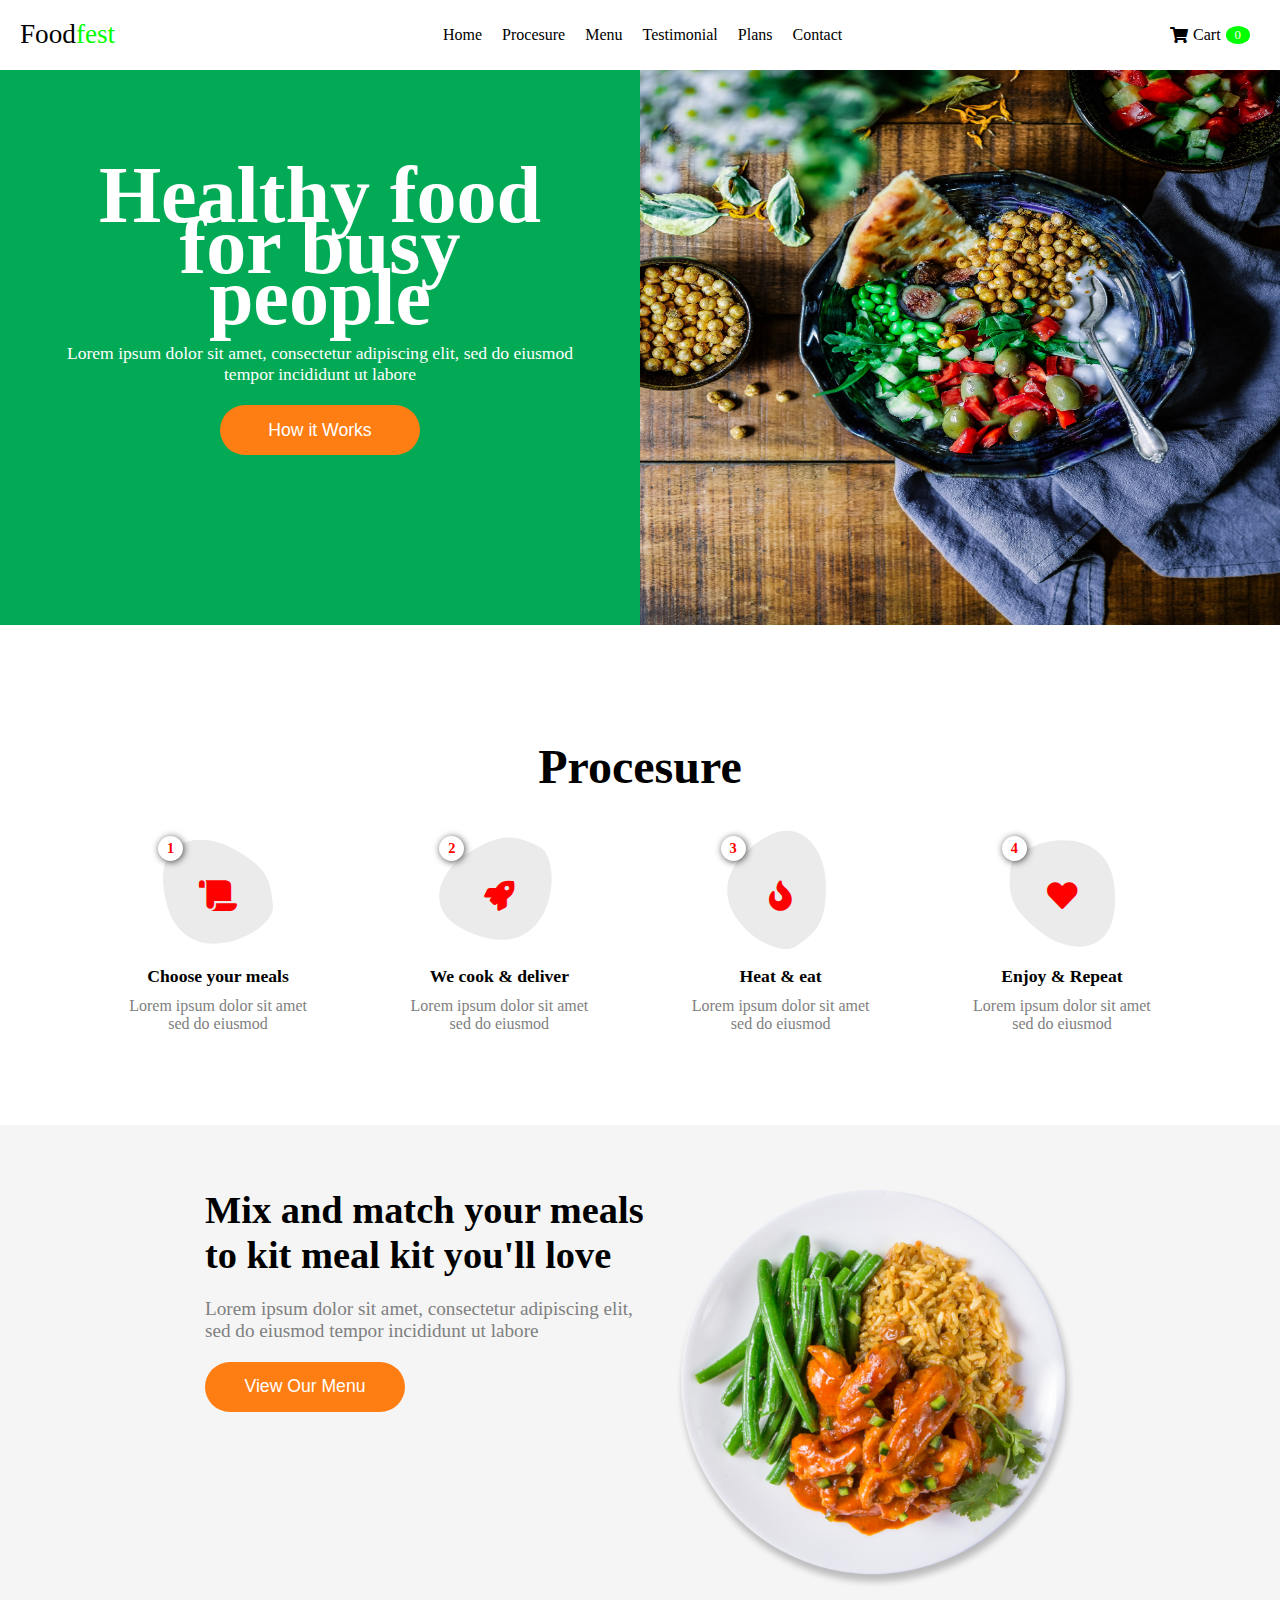
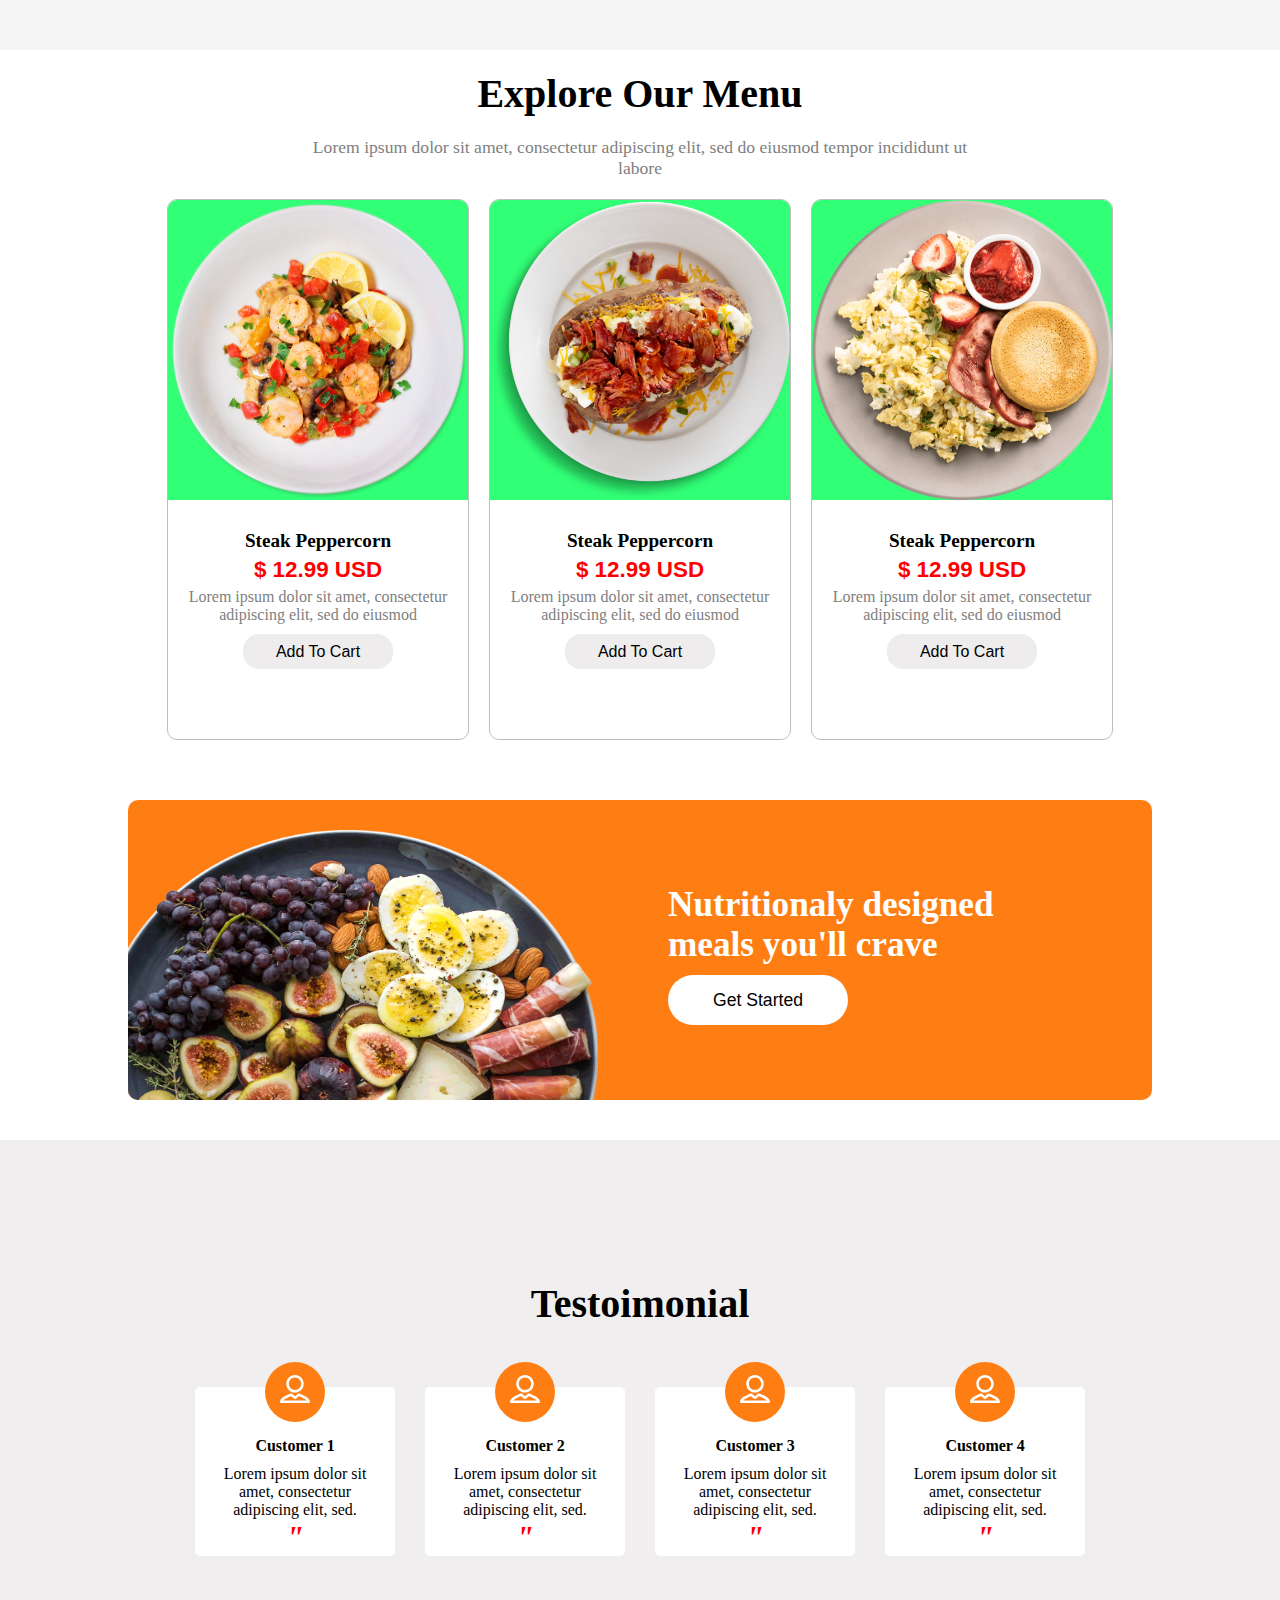
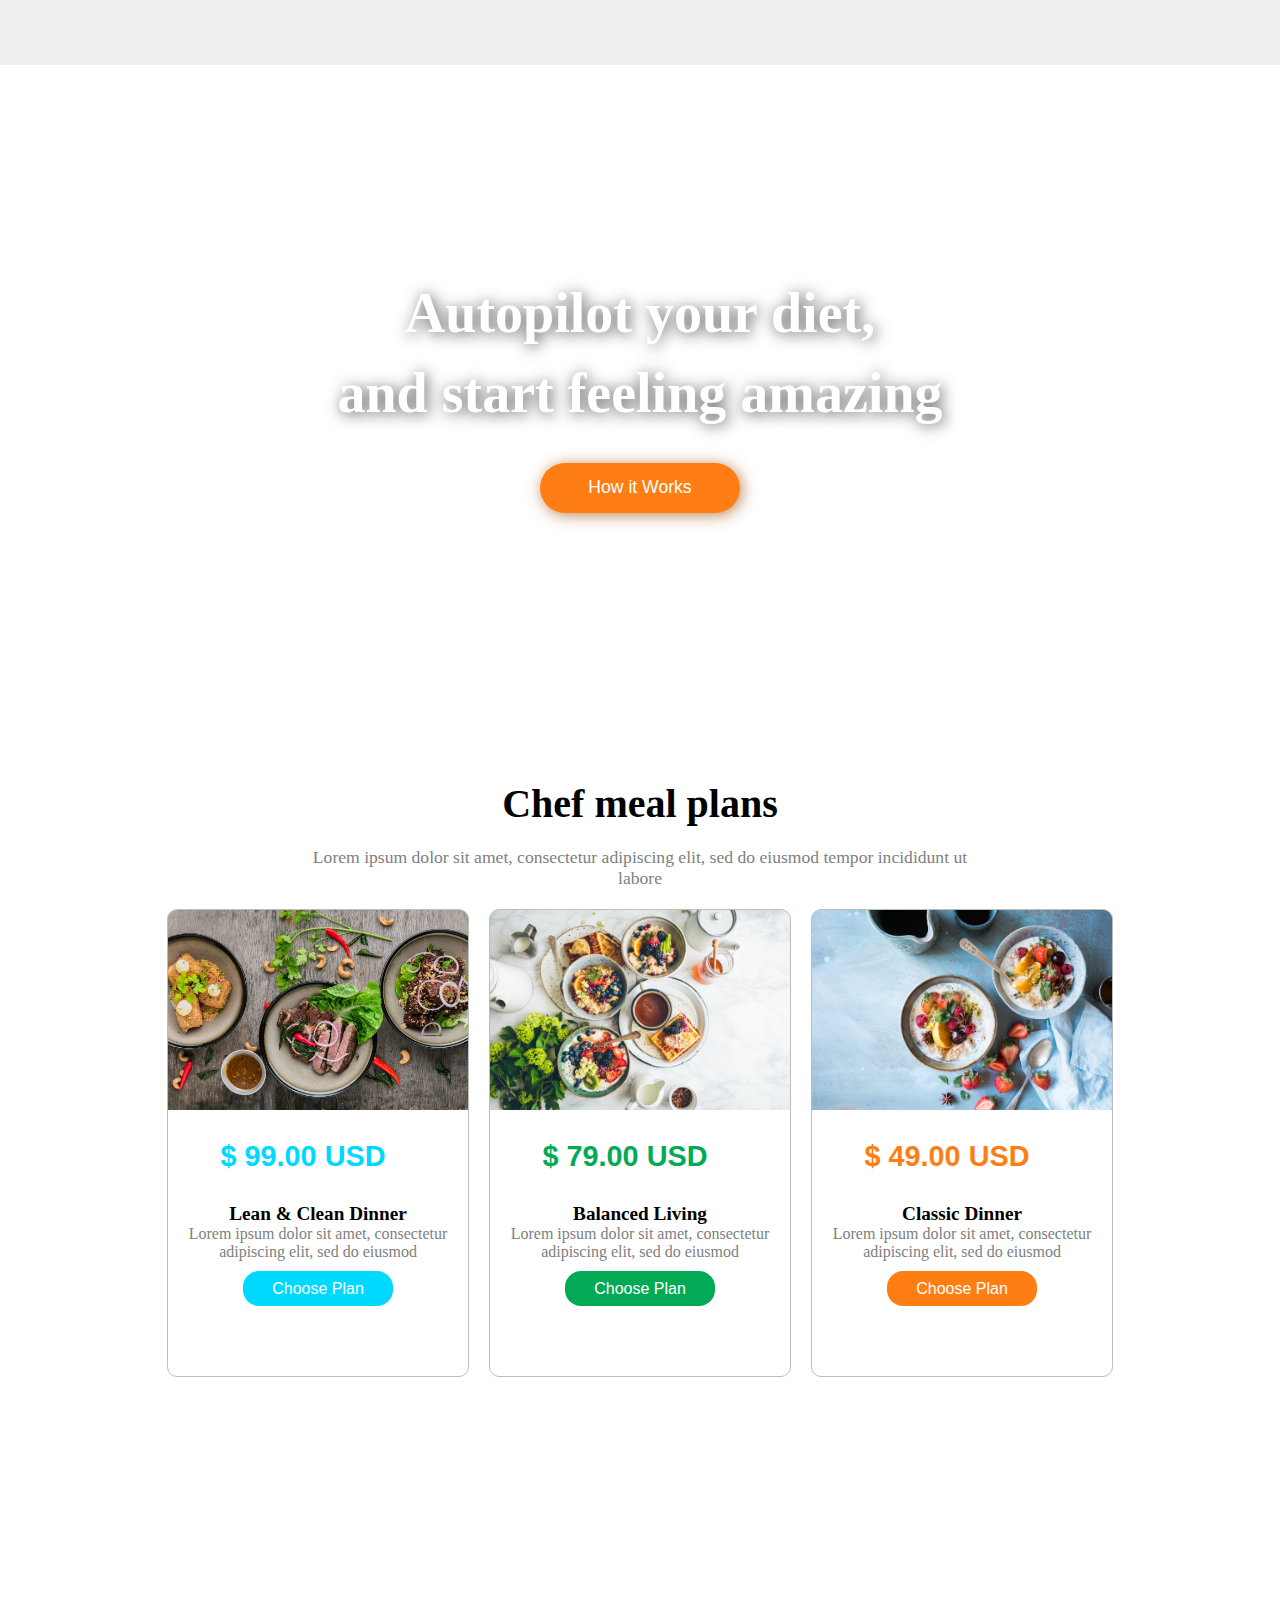
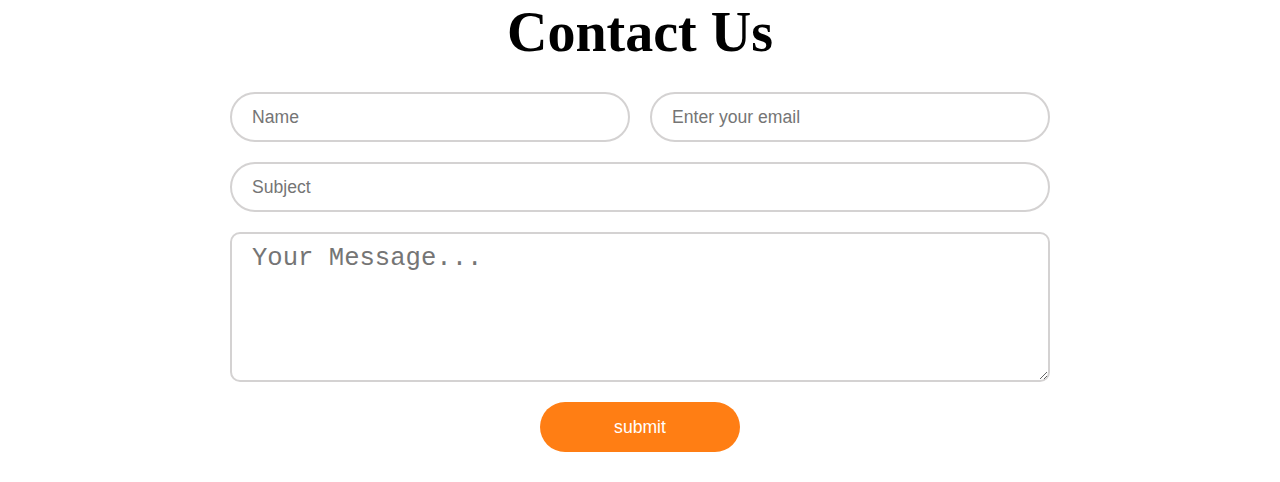
<file: index.html>
<html>
    <head>
        <meta name="viewport" content="width=devicewidth, initial-scale=1">
        <link rel="stylesheet" href="CSSfoodwebsite.css">
        <link rel="stylesheet" href="https://use.fontawesome.com/releases/v5.15.1/css/all.css" >
        <style>
            
        </style>
    </head>

    <body>    
        <script>
            var menuvalue = 0;
            function openMenu()
            {
                if(menuvalue == 0)
                {
                    document.getElementById("menu2").style.marginLeft = "0px";
                    document.getElementById("menu2").style.opacity = "1";
                    menuvalue++;
                }
                else
                {
                    document.getElementById("menu2").style.marginLeft = "-100%";
                    document.getElementById("menu2").style.opacity = "0";
                    menuvalue--;
                }
            }

        </script>

        <header>
            <div class="logo">
                <span>Food<mark>fest</mark></span>
            </div>
            <div class="menu">
                <span>Home</span>
                <span>Procesure</span>
                <span>Menu</span>
                <span>Testimonial</span>
                <span>Plans</span>
                <span>Contact</span>
            </div>
            <div class="cart">
                <span><i class="fa fa-shopping-cart"></i>Cart<mark>0</mark><i onclick="openMenu()" class="fa fa-bars menubar"></i></span>
            </div>
        </header>
        <div id="menu2" class="menu2">
            <span>Home</span>
            <span>Procesure</span>
            <span>Menu</span>
            <span>Testimonial</span>
            <span>Plans</span>
            <span>Contact</span>
        </div>

        <div class="home">
            <div class="maincontent">
                <h1>Healthy food</h1>
                <h1>for busy</h1>
                <h1>people</h1>
                <p>Lorem ipsum dolor sit amet, consectetur adipiscing elit, 
                    sed do eiusmod tempor incididunt ut labore</p>
                <button>How it Works</button>
            </div>
            <div class="imgbox">
                <img src="assets/img1.jpg" alt="food">
            </div>
        </div>

        <div id="procesure" class="procesure">
            <h1>Procesure</h1>
            <div class="card">
                <div class="iconbox">
                    <svg xmlns="http://www.w3.org/2000/svg" width="192.047" height="181.39" viewBox="0 0 192.047 181.39">
                        <path id="Path_1" data-name="Path 1" class="cls-1" d="M683.222,549.548C649.273,428.605,740.511,418,797.8,449.823s65.776,50.923,70.02,99.725S717.171,670.491,683.222,549.548Z" transform="translate(-675.858 -434.469)"/>
                    </svg>                      
                    <span>1</span>
                    <i class="fa fa-scroll"></i>
                </div>
                <h2>Choose your meals</h2>
                <p>Lorem ipsum dolor sit amet sed do eiusmod</p>
            </div>
            <div class="card">
                <div class="iconbox">
                    <svg style="top: -40px;transform: rotateZ(-60deg);" xmlns="http://www.w3.org/2000/svg" width="192.047" height="181.39" viewBox="0 0 192.047 181.39">
                        <path id="Path_1" data-name="Path 1" class="cls-1" d="M683.222,549.548C649.273,428.605,740.511,418,797.8,449.823s65.776,50.923,70.02,99.725S717.171,670.491,683.222,549.548Z" transform="translate(-675.858 -434.469)"/>
                    </svg>                      
                    <span>2</span>
                    <i class="fa fa-rocket"></i>
                </div>
                <h2>We cook & deliver</h2>
                <p>Lorem ipsum dolor sit amet sed do eiusmod</p>
            </div>
            <div class="card">
                <div class="iconbox">
                    <svg style="transform: rotateZ(60deg);" xmlns="http://www.w3.org/2000/svg" width="192.047" height="181.39" viewBox="0 0 192.047 181.39">
                        <path id="Path_1" data-name="Path 1" class="cls-1" d="M683.222,549.548C649.273,428.605,740.511,418,797.8,449.823s65.776,50.923,70.02,99.725S717.171,670.491,683.222,549.548Z" transform="translate(-675.858 -434.469)"/>
                    </svg>                      
                    <span>3</span>
                    <i class="fa fa-fire"></i>
                </div>
                <h2>Heat & eat</h2>
                <p>Lorem ipsum dolor sit amet sed do eiusmod</p>
            </div>
            <div class="card">
                <div class="iconbox">
                    <svg style="transform: rotateZ(-170deg);" xmlns="http://www.w3.org/2000/svg" width="192.047" height="181.39" viewBox="0 0 192.047 181.39">
                        <path id="Path_1" data-name="Path 1" class="cls-1" d="M683.222,549.548C649.273,428.605,740.511,418,797.8,449.823s65.776,50.923,70.02,99.725S717.171,670.491,683.222,549.548Z" transform="translate(-675.858 -434.469)"/>
                    </svg>                      
                    <span>4</span>
                    <i class="fa fa-heart"></i>
                </div>
                <h2>Enjoy & Repeat</h2>
                <p>Lorem ipsum dolor sit amet sed do eiusmod</p>
            </div>
        </div>

        <div class="extrablock1">
            <div class="info">
                <h1>Mix and match your meals to kit meal kit you'll love</h1>
                <p>
                    Lorem ipsum dolor sit amet, consectetur adipiscing elit, 
                    sed do eiusmod tempor incididunt ut labore
                </p>
                <button>View Our Menu</button>
            </div>
            <div class="imgbox">
                <img src="assets/img2.png" alt="">
            </div>
        </div>

        <div class="ourmenu">
            <h1>Explore Our Menu</h1>
            <p>Lorem ipsum dolor sit amet, consectetur adipiscing elit, 
                sed do eiusmod tempor incididunt ut labore</p>
            <div class="menucard">
                <div class="imgbox">
                    <img src="assets/img3.png" alt="">
                </div>
                <h2>Steak Peppercorn</h2>
                <p class="price">$ 12.99 USD</p>
                <p>
                    Lorem ipsum dolor sit amet, consectetur adipiscing elit, 
                    sed do eiusmod
                </p>
                <div class="buttonbox">
                    <button>Add To Cart</button>
                </div>
            </div>
            <div class="menucard">
                <div class="imgbox">
                    <img src="assets/img4.png" alt="">
                </div>
                <h2>Steak Peppercorn</h2>
                <p class="price">$ 12.99 USD</p>
                <p>
                    Lorem ipsum dolor sit amet, consectetur adipiscing elit, 
                    sed do eiusmod
                </p>
                <div class="buttonbox">
                    <button>Add To Cart</button>
                </div>
            </div>
            <div class="menucard">
                <div class="imgbox">
                    <img src="assets/img5.png" alt="">
                </div>
                <h2>Steak Peppercorn</h2>
                <p class="price">$ 12.99 USD</p>
                <p>
                    Lorem ipsum dolor sit amet, consectetur adipiscing elit, 
                    sed do eiusmod
                </p>
                <div class="buttonbox">
                    <button>Add To Cart</button>
                </div>
            </div>
        </div>

        <div class="extrablock2">
            <div class="imgbox">
                <img src="assets/img6.png" alt="">
            </div>
            <div class="info">
                <h2>Nutritionaly designed meals you'll crave</h2>
                <button>Get Started</button>
            </div>
        </div>
        
        <div class="testimonials">
            <h1>Testoimonial</h1>
            <div class="card">
                <div class="iconbox">
                    <svg version="1.1" id="Layer_1" xmlns="http://www.w3.org/2000/svg" xmlns:xlink="http://www.w3.org/1999/xlink" x="0px" y="0px"
	                    width="92px" height="92px" viewBox="0 0 92 92" enable-background="new 0 0 92 92" xml:space="preserve">
                    <path id="XMLID_1253_" d="M46,57.1c14.8,0,26.9-12.1,26.9-27C72.9,15.1,60.8,3,46,3S19.1,15.1,19.1,30C19.1,45,31.2,57.1,46,57.1z
	                M46,11c10.4,0,18.9,8.5,18.9,19c0,10.5-8.5,19-18.9,19s-18.9-8.5-18.9-19C27.1,19.5,35.6,11,46,11z M58.5,59.7
	                c-1.3-0.4-2.8-0.1-3.8,0.8L46,67.9l-8.7-7.4c-1.1-0.9-2.5-1.2-3.8-0.8C27.9,61.5,0,71.1,0,85c0,2.2,1.8,4,4,4h84c2.2,0,4-1.8,4-4
	                C92,71.1,64.1,61.5,58.5,59.7z M10.1,81c4.4-4.7,15-9.9,23.8-12.9l9.5,8.1c1.5,1.3,3.7,1.3,5.2,0l9.5-8.1
	                c8.8,3.1,19.4,8.3,23.8,12.9H10.1z"/>
                    </svg>
                </div>
                <h2>Customer 1</h2>
                <p>
                    Lorem ipsum dolor sit amet, consectetur adipiscing elit, 
                    sed. <br><span>"</span>
                </p>
            </div>
            <div class="card">
                <div class="iconbox">
                    <svg version="1.1" id="Layer_1" xmlns="http://www.w3.org/2000/svg" xmlns:xlink="http://www.w3.org/1999/xlink" x="0px" y="0px"
	                    width="92px" height="92px" viewBox="0 0 92 92" enable-background="new 0 0 92 92" xml:space="preserve">
                    <path id="XMLID_1253_" d="M46,57.1c14.8,0,26.9-12.1,26.9-27C72.9,15.1,60.8,3,46,3S19.1,15.1,19.1,30C19.1,45,31.2,57.1,46,57.1z
	                M46,11c10.4,0,18.9,8.5,18.9,19c0,10.5-8.5,19-18.9,19s-18.9-8.5-18.9-19C27.1,19.5,35.6,11,46,11z M58.5,59.7
	                c-1.3-0.4-2.8-0.1-3.8,0.8L46,67.9l-8.7-7.4c-1.1-0.9-2.5-1.2-3.8-0.8C27.9,61.5,0,71.1,0,85c0,2.2,1.8,4,4,4h84c2.2,0,4-1.8,4-4
	                C92,71.1,64.1,61.5,58.5,59.7z M10.1,81c4.4-4.7,15-9.9,23.8-12.9l9.5,8.1c1.5,1.3,3.7,1.3,5.2,0l9.5-8.1
	                c8.8,3.1,19.4,8.3,23.8,12.9H10.1z"/>
                    </svg>
                </div>
                <h2>Customer 2</h2>
                <p>
                    Lorem ipsum dolor sit amet, consectetur adipiscing elit, 
                    sed. <br><span>"</span>
                </p>
            </div>
            <div class="card">
                <div class="iconbox">
                    <svg version="1.1" id="Layer_1" xmlns="http://www.w3.org/2000/svg" xmlns:xlink="http://www.w3.org/1999/xlink" x="0px" y="0px"
	                    width="92px" height="92px" viewBox="0 0 92 92" enable-background="new 0 0 92 92" xml:space="preserve">
                    <path id="XMLID_1253_" d="M46,57.1c14.8,0,26.9-12.1,26.9-27C72.9,15.1,60.8,3,46,3S19.1,15.1,19.1,30C19.1,45,31.2,57.1,46,57.1z
	                M46,11c10.4,0,18.9,8.5,18.9,19c0,10.5-8.5,19-18.9,19s-18.9-8.5-18.9-19C27.1,19.5,35.6,11,46,11z M58.5,59.7
	                c-1.3-0.4-2.8-0.1-3.8,0.8L46,67.9l-8.7-7.4c-1.1-0.9-2.5-1.2-3.8-0.8C27.9,61.5,0,71.1,0,85c0,2.2,1.8,4,4,4h84c2.2,0,4-1.8,4-4
	                C92,71.1,64.1,61.5,58.5,59.7z M10.1,81c4.4-4.7,15-9.9,23.8-12.9l9.5,8.1c1.5,1.3,3.7,1.3,5.2,0l9.5-8.1
	                c8.8,3.1,19.4,8.3,23.8,12.9H10.1z"/>
                    </svg>
                </div>
                <h2>Customer 3</h2>
                <p>
                    Lorem ipsum dolor sit amet, consectetur adipiscing elit, 
                    sed. <br><span>"</span>
                </p>
            </div>
            <div class="card">
                <div class="iconbox">
                    <svg version="1.1" id="Layer_1" xmlns="http://www.w3.org/2000/svg" xmlns:xlink="http://www.w3.org/1999/xlink" x="0px" y="0px"
	                    width="92px" height="92px" viewBox="0 0 92 92" enable-background="new 0 0 92 92" xml:space="preserve">
                    <path id="XMLID_1253_" d="M46,57.1c14.8,0,26.9-12.1,26.9-27C72.9,15.1,60.8,3,46,3S19.1,15.1,19.1,30C19.1,45,31.2,57.1,46,57.1z
	                M46,11c10.4,0,18.9,8.5,18.9,19c0,10.5-8.5,19-18.9,19s-18.9-8.5-18.9-19C27.1,19.5,35.6,11,46,11z M58.5,59.7
	                c-1.3-0.4-2.8-0.1-3.8,0.8L46,67.9l-8.7-7.4c-1.1-0.9-2.5-1.2-3.8-0.8C27.9,61.5,0,71.1,0,85c0,2.2,1.8,4,4,4h84c2.2,0,4-1.8,4-4
	                C92,71.1,64.1,61.5,58.5,59.7z M10.1,81c4.4-4.7,15-9.9,23.8-12.9l9.5,8.1c1.5,1.3,3.7,1.3,5.2,0l9.5-8.1
	                c8.8,3.1,19.4,8.3,23.8,12.9H10.1z"/>
                    </svg>
                </div>
                <h2>Customer 4</h2>
                <p>
                    Lorem ipsum dolor sit amet, consectetur adipiscing elit, 
                    sed. <br><span>"</span>
                </p>
            </div>
        </div>

        <div class="extrablock3">
            <h1>Autopilot your diet,<br> and start feeling amazing</h1>
            <button>How it Works</button>
        </div>

        <div class="ourmenu">
            <h1 style="margin-top: 70px;">Chef meal plans</h1>
            <p>Lorem ipsum dolor sit amet, consectetur adipiscing elit, 
                sed do eiusmod tempor incididunt ut labore</p>
            <div class="menucard">
                <div class="imgbox" style="height: 200px;">
                    <img src="assets/img8.jpg" alt="">
                </div>
                <p class="price" style="margin: 30px 0;font-size: 1.8rem;color: rgb(0, 217, 255);">$ 99.00 USD</p>
                <h2 style="margin: 0">Lean & Clean Dinner</h2>
                <p>
                    Lorem ipsum dolor sit amet, consectetur adipiscing elit, 
                    sed do eiusmod
                </p>
                <div class="buttonbox">
                    <button style="background-color: rgb(0, 217, 255);color: white;">Choose Plan</button>
                </div>
            </div>
            <div class="menucard">
                <div class="imgbox" style="height: 200px;">
                    <img src="assets/img9.jpg" alt="">
                </div>
                <p class="price" style="margin: 30px 0;font-size: 1.8rem;color: rgb(2, 170, 86);">$ 79.00 USD</p>
                <h2 style="margin: 0">Balanced Living</h2>
                <p>
                    Lorem ipsum dolor sit amet, consectetur adipiscing elit, 
                    sed do eiusmod
                </p>
                <div class="buttonbox">
                    <button style="background-color: rgb(2, 170, 86);color: white;">Choose Plan</button>
                </div>
            </div>
            <div class="menucard">
                <div class="imgbox" style="height: 200px;">
                    <img src="assets/img10.jpg" alt="">
                </div>
                <p class="price" style="margin: 30px 0;font-size: 1.8rem;color: rgb(255, 126, 20);">$ 49.00 USD</p>
                <h2 style="margin: 0">Classic Dinner</h2>
                <p>
                    Lorem ipsum dolor sit amet, consectetur adipiscing elit, 
                    sed do eiusmod
                </p>
                <div class="buttonbox">
                    <button style="background-color: rgb(255, 126, 20);color: white;;">Choose Plan</button>
                </div>
            </div>
        </div>

        <div class="contact">
            <h1>Contact Us</h1>
            <input type="text" placeholder="Name">
            <input type="text" placeholder="Enter your email">
            <input type="text" name="subject" placeholder="Subject">
            <textarea placeholder="Your Message..."></textarea>
            <button>submit</button>
        </div>
    </body>
</html>
</file>
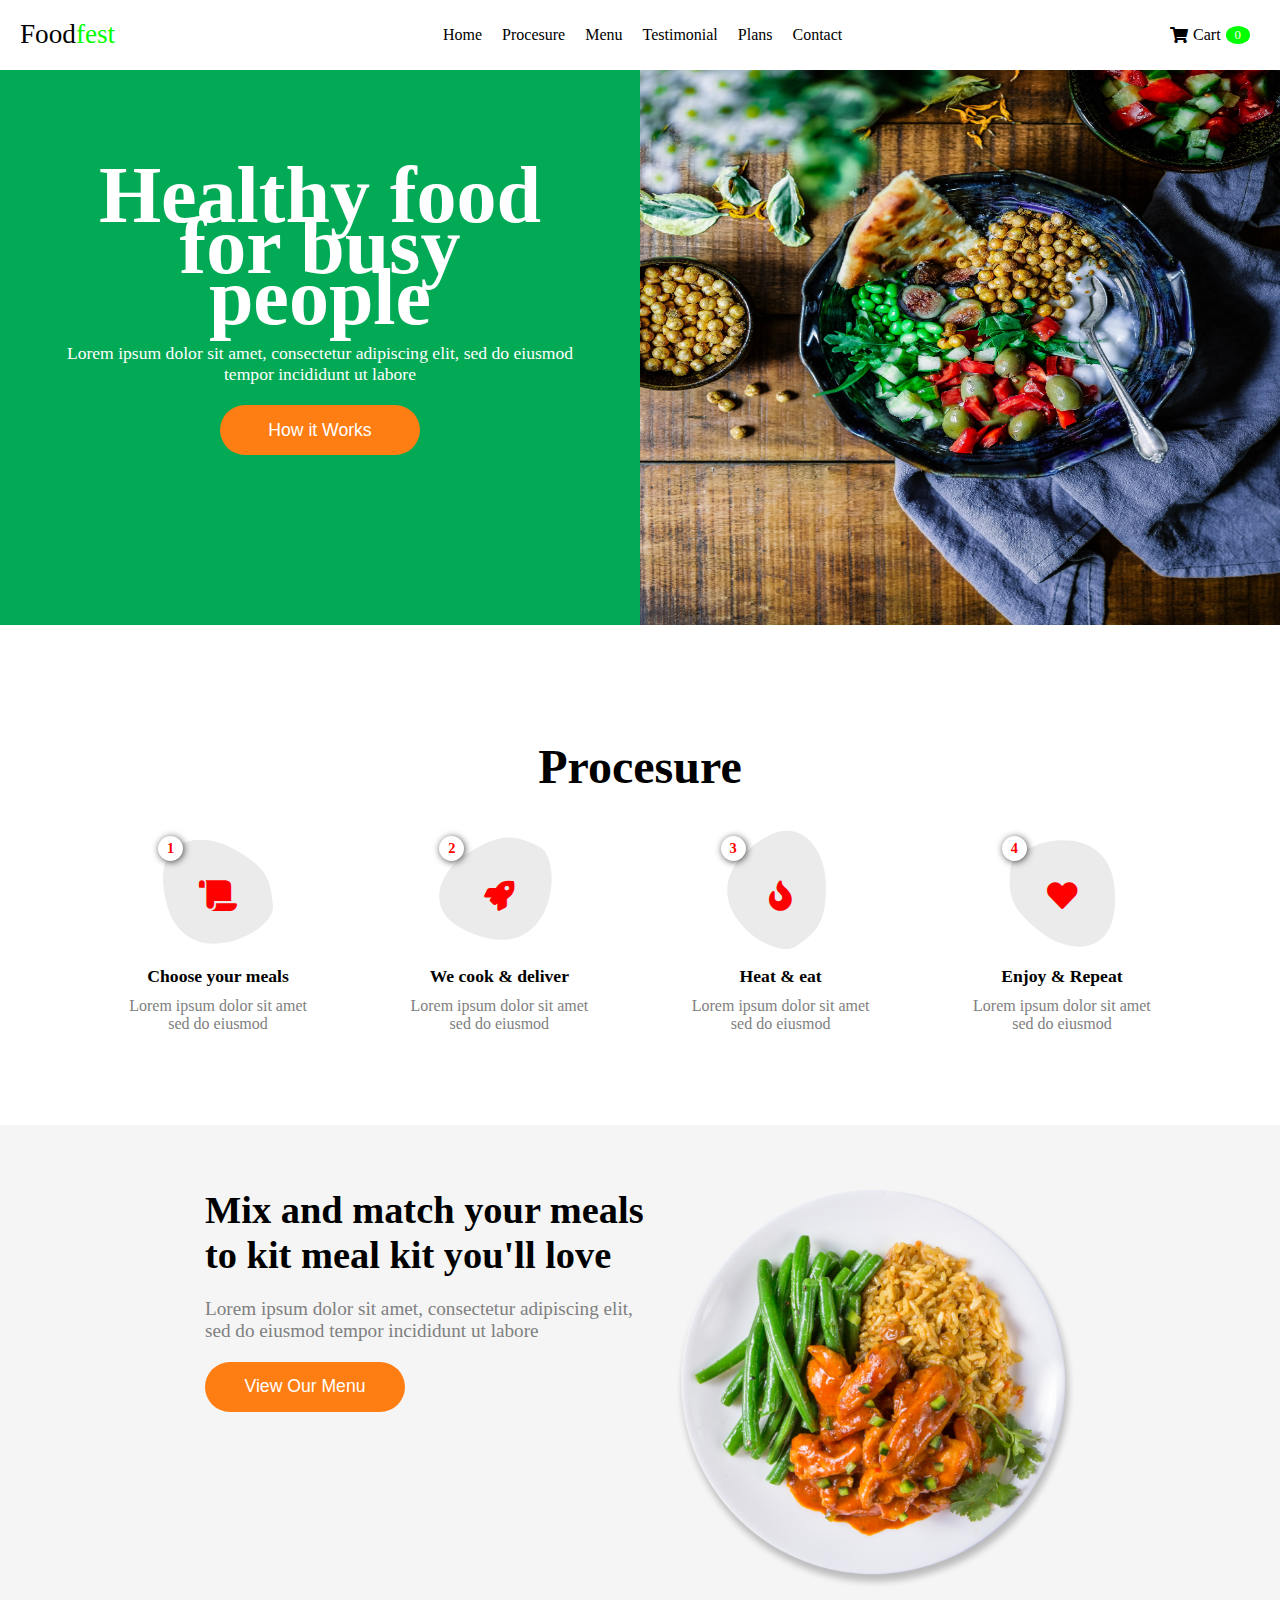
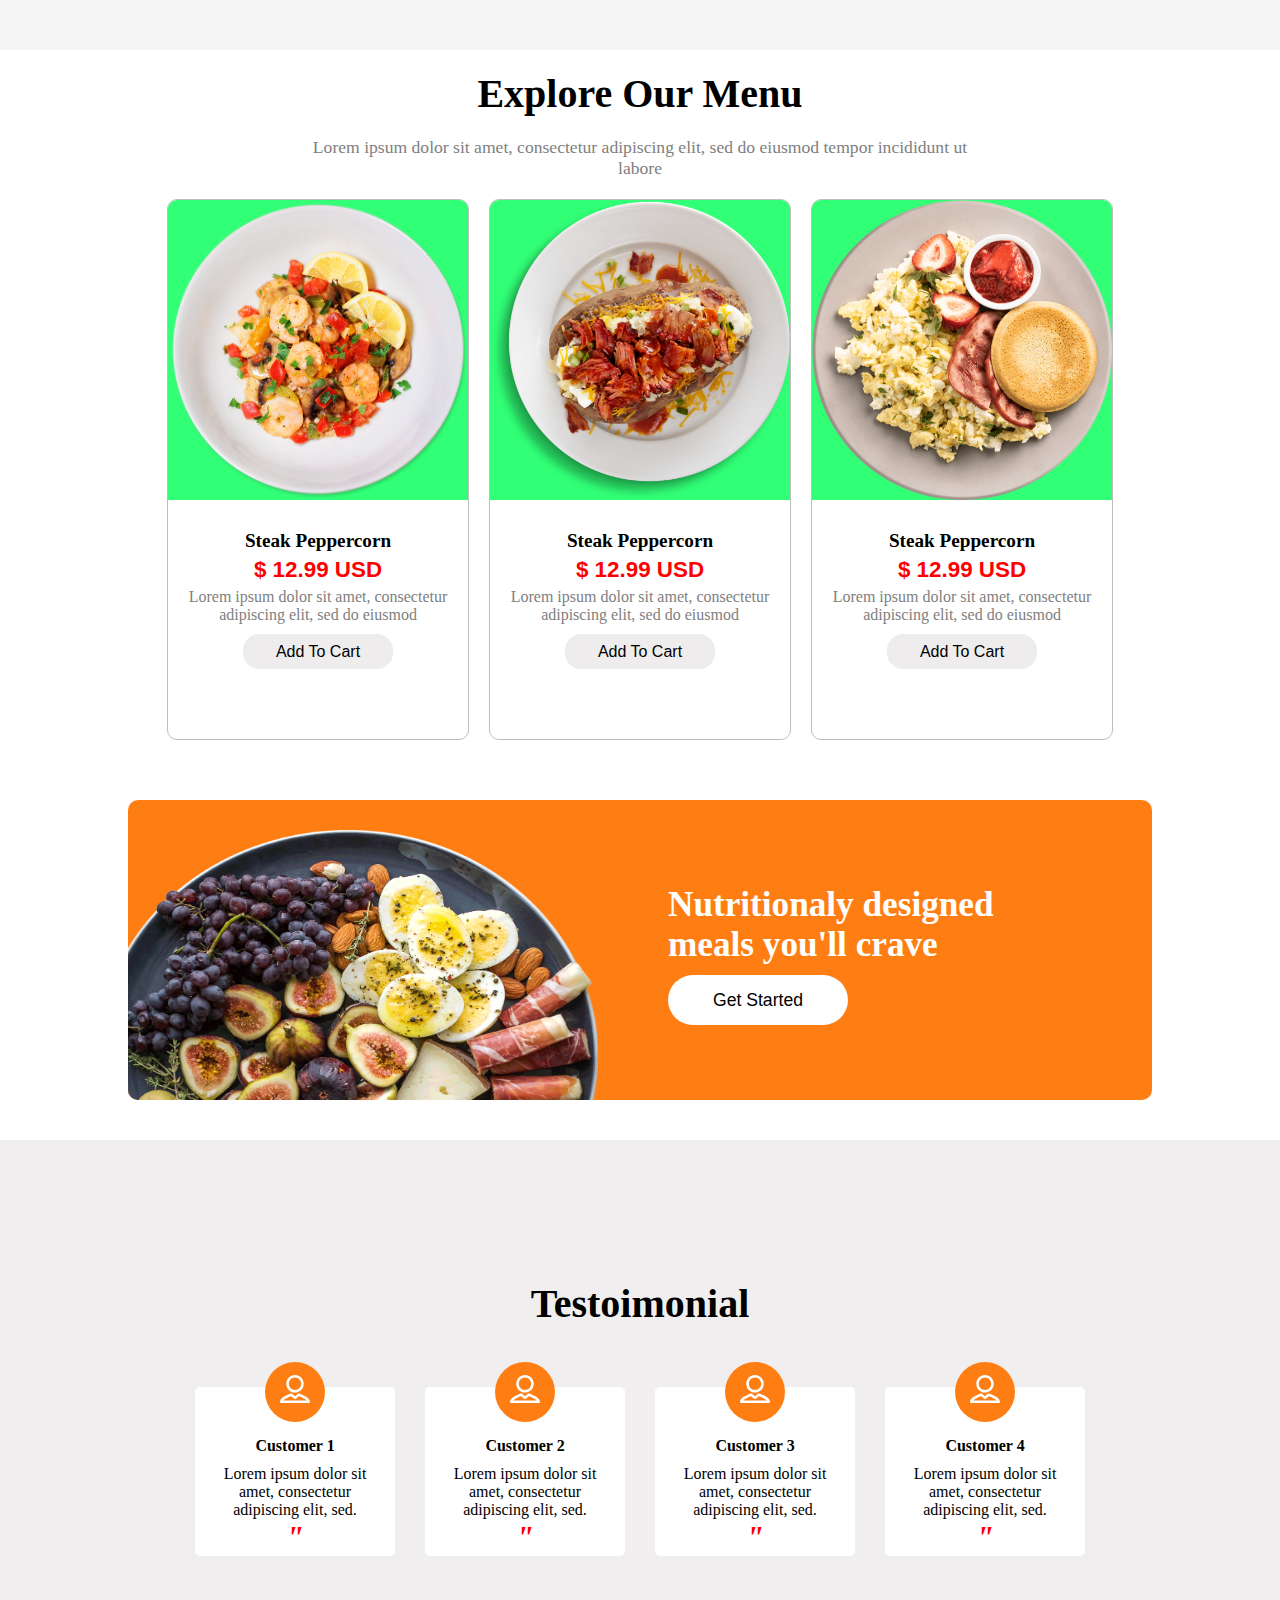
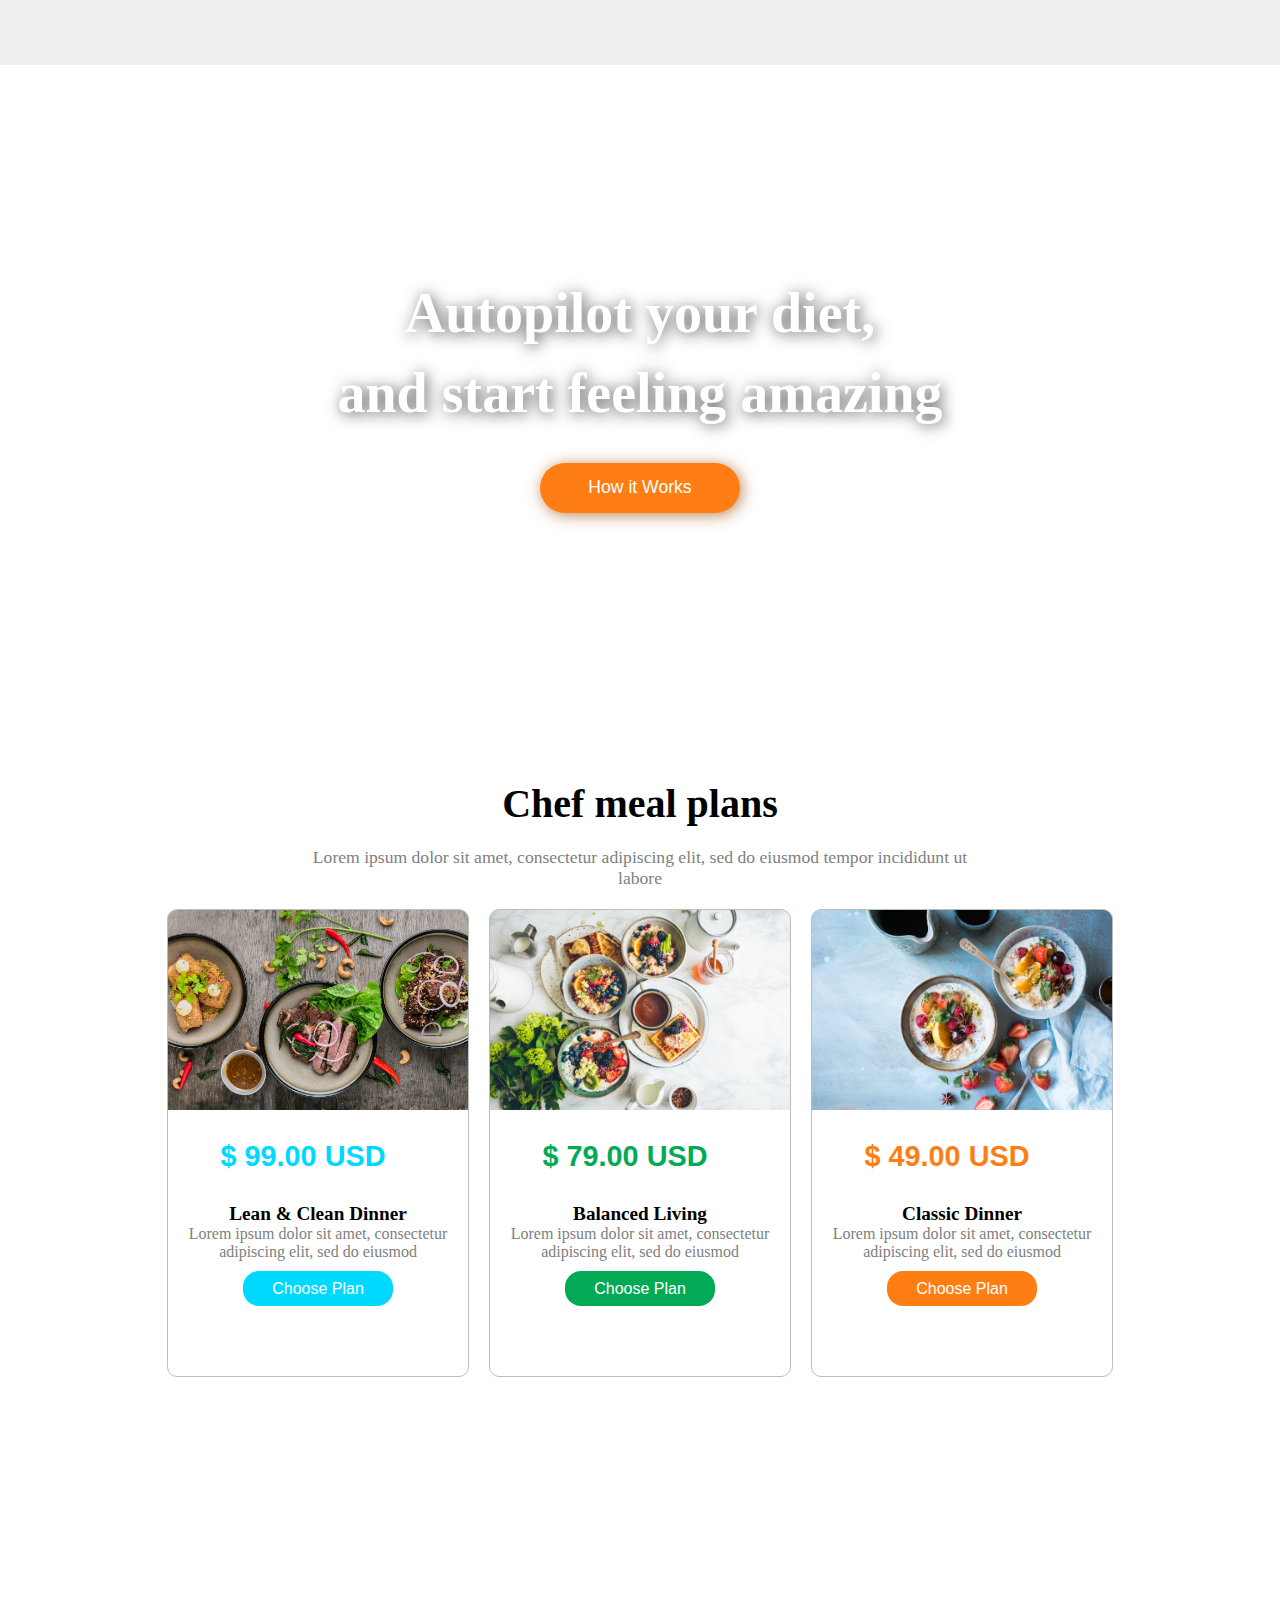
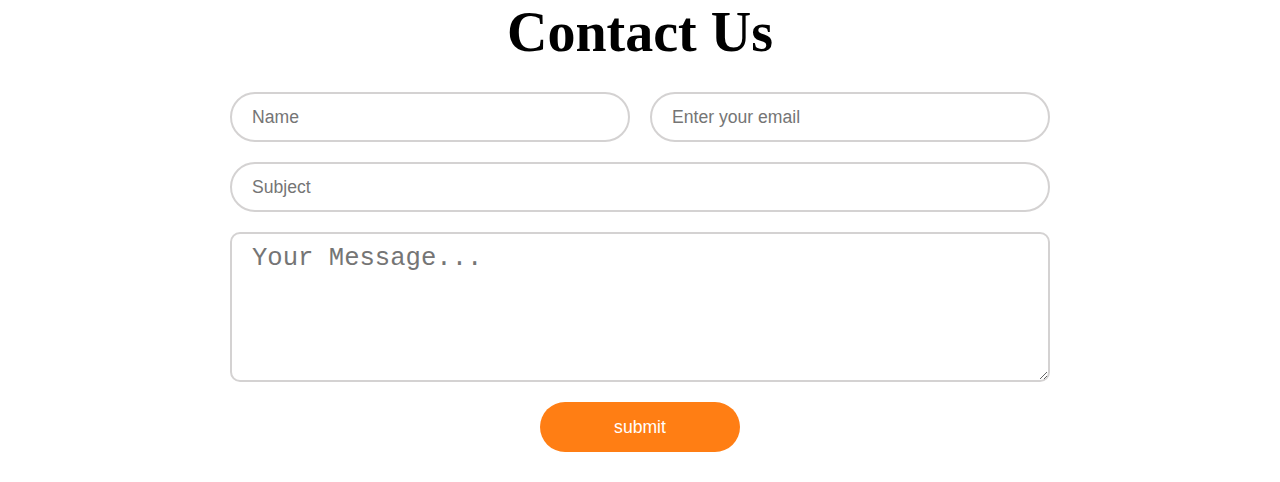
<file: foodwebsite.html>
<html>
    <head>
        <meta name="viewport" content="width=devicewidth, initial-scale=1">
        <link rel="stylesheet" href="CSSfoodwebsite.css">
        <link rel="stylesheet" href="https://use.fontawesome.com/releases/v5.15.1/css/all.css" >
        <style>
            
        </style>
    </head>

    <body>    
        <script>
            var menuvalue = 0;
            function openMenu()
            {
                if(menuvalue == 0)
                {
                    document.getElementById("menu2").style.marginLeft = "0px";
                    document.getElementById("menu2").style.opacity = "1";
                    menuvalue++;
                }
                else
                {
                    document.getElementById("menu2").style.marginLeft = "-100%";
                    document.getElementById("menu2").style.opacity = "0";
                    menuvalue--;
                }
            }

        </script>

        <header>
            <div class="logo">
                <span>Food<mark>fest</mark></span>
            </div>
            <div class="menu">
                <span>Home</span>
                <span>Procesure</span>
                <span>Menu</span>
                <span>Testimonial</span>
                <span>Plans</span>
                <span>Contact</span>
            </div>
            <div class="cart">
                <span><i class="fa fa-shopping-cart"></i>Cart<mark>0</mark><i onclick="openMenu()" class="fa fa-bars menubar"></i></span>
            </div>
        </header>
        <div id="menu2" class="menu2">
            <span>Home</span>
            <span>Procesure</span>
            <span>Menu</span>
            <span>Testimonial</span>
            <span>Plans</span>
            <span>Contact</span>
        </div>

        <div class="home">
            <div class="maincontent">
                <h1>Healthy food</h1>
                <h1>for busy</h1>
                <h1>people</h1>
                <p>Lorem ipsum dolor sit amet, consectetur adipiscing elit, 
                    sed do eiusmod tempor incididunt ut labore</p>
                <button>How it Works</button>
            </div>
            <div class="imgbox">
                <img src="assets/img1.jpg" alt="food">
            </div>
        </div>

        <div id="procesure" class="procesure">
            <h1>Procesure</h1>
            <div class="card">
                <div class="iconbox">
                    <svg xmlns="http://www.w3.org/2000/svg" width="192.047" height="181.39" viewBox="0 0 192.047 181.39">
                        <path id="Path_1" data-name="Path 1" class="cls-1" d="M683.222,549.548C649.273,428.605,740.511,418,797.8,449.823s65.776,50.923,70.02,99.725S717.171,670.491,683.222,549.548Z" transform="translate(-675.858 -434.469)"/>
                    </svg>                      
                    <span>1</span>
                    <i class="fa fa-scroll"></i>
                </div>
                <h2>Choose your meals</h2>
                <p>Lorem ipsum dolor sit amet sed do eiusmod</p>
            </div>
            <div class="card">
                <div class="iconbox">
                    <svg style="top: -40px;transform: rotateZ(-60deg);" xmlns="http://www.w3.org/2000/svg" width="192.047" height="181.39" viewBox="0 0 192.047 181.39">
                        <path id="Path_1" data-name="Path 1" class="cls-1" d="M683.222,549.548C649.273,428.605,740.511,418,797.8,449.823s65.776,50.923,70.02,99.725S717.171,670.491,683.222,549.548Z" transform="translate(-675.858 -434.469)"/>
                    </svg>                      
                    <span>2</span>
                    <i class="fa fa-rocket"></i>
                </div>
                <h2>We cook & deliver</h2>
                <p>Lorem ipsum dolor sit amet sed do eiusmod</p>
            </div>
            <div class="card">
                <div class="iconbox">
                    <svg style="transform: rotateZ(60deg);" xmlns="http://www.w3.org/2000/svg" width="192.047" height="181.39" viewBox="0 0 192.047 181.39">
                        <path id="Path_1" data-name="Path 1" class="cls-1" d="M683.222,549.548C649.273,428.605,740.511,418,797.8,449.823s65.776,50.923,70.02,99.725S717.171,670.491,683.222,549.548Z" transform="translate(-675.858 -434.469)"/>
                    </svg>                      
                    <span>3</span>
                    <i class="fa fa-fire"></i>
                </div>
                <h2>Heat & eat</h2>
                <p>Lorem ipsum dolor sit amet sed do eiusmod</p>
            </div>
            <div class="card">
                <div class="iconbox">
                    <svg style="transform: rotateZ(-170deg);" xmlns="http://www.w3.org/2000/svg" width="192.047" height="181.39" viewBox="0 0 192.047 181.39">
                        <path id="Path_1" data-name="Path 1" class="cls-1" d="M683.222,549.548C649.273,428.605,740.511,418,797.8,449.823s65.776,50.923,70.02,99.725S717.171,670.491,683.222,549.548Z" transform="translate(-675.858 -434.469)"/>
                    </svg>                      
                    <span>4</span>
                    <i class="fa fa-heart"></i>
                </div>
                <h2>Enjoy & Repeat</h2>
                <p>Lorem ipsum dolor sit amet sed do eiusmod</p>
            </div>
        </div>

        <div class="extrablock1">
            <div class="info">
                <h1>Mix and match your meals to kit meal kit you'll love</h1>
                <p>
                    Lorem ipsum dolor sit amet, consectetur adipiscing elit, 
                    sed do eiusmod tempor incididunt ut labore
                </p>
                <button>View Our Menu</button>
            </div>
            <div class="imgbox">
                <img src="assets/img2.png" alt="">
            </div>
        </div>

        <div class="ourmenu">
            <h1>Explore Our Menu</h1>
            <p>Lorem ipsum dolor sit amet, consectetur adipiscing elit, 
                sed do eiusmod tempor incididunt ut labore</p>
            <div class="menucard">
                <div class="imgbox">
                    <img src="assets/img3.png" alt="">
                </div>
                <h2>Steak Peppercorn</h2>
                <p class="price">$ 12.99 USD</p>
                <p>
                    Lorem ipsum dolor sit amet, consectetur adipiscing elit, 
                    sed do eiusmod
                </p>
                <div class="buttonbox">
                    <button>Add To Cart</button>
                </div>
            </div>
            <div class="menucard">
                <div class="imgbox">
                    <img src="assets/img4.png" alt="">
                </div>
                <h2>Steak Peppercorn</h2>
                <p class="price">$ 12.99 USD</p>
                <p>
                    Lorem ipsum dolor sit amet, consectetur adipiscing elit, 
                    sed do eiusmod
                </p>
                <div class="buttonbox">
                    <button>Add To Cart</button>
                </div>
            </div>
            <div class="menucard">
                <div class="imgbox">
                    <img src="assets/img5.png" alt="">
                </div>
                <h2>Steak Peppercorn</h2>
                <p class="price">$ 12.99 USD</p>
                <p>
                    Lorem ipsum dolor sit amet, consectetur adipiscing elit, 
                    sed do eiusmod
                </p>
                <div class="buttonbox">
                    <button>Add To Cart</button>
                </div>
            </div>
        </div>

        <div class="extrablock2">
            <div class="imgbox">
                <img src="assets/img6.png" alt="">
            </div>
            <div class="info">
                <h2>Nutritionaly designed meals you'll crave</h2>
                <button>Get Started</button>
            </div>
        </div>
        
        <div class="testimonials">
            <h1>Testoimonial</h1>
            <div class="card">
                <div class="iconbox">
                    <svg version="1.1" id="Layer_1" xmlns="http://www.w3.org/2000/svg" xmlns:xlink="http://www.w3.org/1999/xlink" x="0px" y="0px"
	                    width="92px" height="92px" viewBox="0 0 92 92" enable-background="new 0 0 92 92" xml:space="preserve">
                    <path id="XMLID_1253_" d="M46,57.1c14.8,0,26.9-12.1,26.9-27C72.9,15.1,60.8,3,46,3S19.1,15.1,19.1,30C19.1,45,31.2,57.1,46,57.1z
	                M46,11c10.4,0,18.9,8.5,18.9,19c0,10.5-8.5,19-18.9,19s-18.9-8.5-18.9-19C27.1,19.5,35.6,11,46,11z M58.5,59.7
	                c-1.3-0.4-2.8-0.1-3.8,0.8L46,67.9l-8.7-7.4c-1.1-0.9-2.5-1.2-3.8-0.8C27.9,61.5,0,71.1,0,85c0,2.2,1.8,4,4,4h84c2.2,0,4-1.8,4-4
	                C92,71.1,64.1,61.5,58.5,59.7z M10.1,81c4.4-4.7,15-9.9,23.8-12.9l9.5,8.1c1.5,1.3,3.7,1.3,5.2,0l9.5-8.1
	                c8.8,3.1,19.4,8.3,23.8,12.9H10.1z"/>
                    </svg>
                </div>
                <h2>Customer 1</h2>
                <p>
                    Lorem ipsum dolor sit amet, consectetur adipiscing elit, 
                    sed. <br><span>"</span>
                </p>
            </div>
            <div class="card">
                <div class="iconbox">
                    <svg version="1.1" id="Layer_1" xmlns="http://www.w3.org/2000/svg" xmlns:xlink="http://www.w3.org/1999/xlink" x="0px" y="0px"
	                    width="92px" height="92px" viewBox="0 0 92 92" enable-background="new 0 0 92 92" xml:space="preserve">
                    <path id="XMLID_1253_" d="M46,57.1c14.8,0,26.9-12.1,26.9-27C72.9,15.1,60.8,3,46,3S19.1,15.1,19.1,30C19.1,45,31.2,57.1,46,57.1z
	                M46,11c10.4,0,18.9,8.5,18.9,19c0,10.5-8.5,19-18.9,19s-18.9-8.5-18.9-19C27.1,19.5,35.6,11,46,11z M58.5,59.7
	                c-1.3-0.4-2.8-0.1-3.8,0.8L46,67.9l-8.7-7.4c-1.1-0.9-2.5-1.2-3.8-0.8C27.9,61.5,0,71.1,0,85c0,2.2,1.8,4,4,4h84c2.2,0,4-1.8,4-4
	                C92,71.1,64.1,61.5,58.5,59.7z M10.1,81c4.4-4.7,15-9.9,23.8-12.9l9.5,8.1c1.5,1.3,3.7,1.3,5.2,0l9.5-8.1
	                c8.8,3.1,19.4,8.3,23.8,12.9H10.1z"/>
                    </svg>
                </div>
                <h2>Customer 2</h2>
                <p>
                    Lorem ipsum dolor sit amet, consectetur adipiscing elit, 
                    sed. <br><span>"</span>
                </p>
            </div>
            <div class="card">
                <div class="iconbox">
                    <svg version="1.1" id="Layer_1" xmlns="http://www.w3.org/2000/svg" xmlns:xlink="http://www.w3.org/1999/xlink" x="0px" y="0px"
	                    width="92px" height="92px" viewBox="0 0 92 92" enable-background="new 0 0 92 92" xml:space="preserve">
                    <path id="XMLID_1253_" d="M46,57.1c14.8,0,26.9-12.1,26.9-27C72.9,15.1,60.8,3,46,3S19.1,15.1,19.1,30C19.1,45,31.2,57.1,46,57.1z
	                M46,11c10.4,0,18.9,8.5,18.9,19c0,10.5-8.5,19-18.9,19s-18.9-8.5-18.9-19C27.1,19.5,35.6,11,46,11z M58.5,59.7
	                c-1.3-0.4-2.8-0.1-3.8,0.8L46,67.9l-8.7-7.4c-1.1-0.9-2.5-1.2-3.8-0.8C27.9,61.5,0,71.1,0,85c0,2.2,1.8,4,4,4h84c2.2,0,4-1.8,4-4
	                C92,71.1,64.1,61.5,58.5,59.7z M10.1,81c4.4-4.7,15-9.9,23.8-12.9l9.5,8.1c1.5,1.3,3.7,1.3,5.2,0l9.5-8.1
	                c8.8,3.1,19.4,8.3,23.8,12.9H10.1z"/>
                    </svg>
                </div>
                <h2>Customer 3</h2>
                <p>
                    Lorem ipsum dolor sit amet, consectetur adipiscing elit, 
                    sed. <br><span>"</span>
                </p>
            </div>
            <div class="card">
                <div class="iconbox">
                    <svg version="1.1" id="Layer_1" xmlns="http://www.w3.org/2000/svg" xmlns:xlink="http://www.w3.org/1999/xlink" x="0px" y="0px"
	                    width="92px" height="92px" viewBox="0 0 92 92" enable-background="new 0 0 92 92" xml:space="preserve">
                    <path id="XMLID_1253_" d="M46,57.1c14.8,0,26.9-12.1,26.9-27C72.9,15.1,60.8,3,46,3S19.1,15.1,19.1,30C19.1,45,31.2,57.1,46,57.1z
	                M46,11c10.4,0,18.9,8.5,18.9,19c0,10.5-8.5,19-18.9,19s-18.9-8.5-18.9-19C27.1,19.5,35.6,11,46,11z M58.5,59.7
	                c-1.3-0.4-2.8-0.1-3.8,0.8L46,67.9l-8.7-7.4c-1.1-0.9-2.5-1.2-3.8-0.8C27.9,61.5,0,71.1,0,85c0,2.2,1.8,4,4,4h84c2.2,0,4-1.8,4-4
	                C92,71.1,64.1,61.5,58.5,59.7z M10.1,81c4.4-4.7,15-9.9,23.8-12.9l9.5,8.1c1.5,1.3,3.7,1.3,5.2,0l9.5-8.1
	                c8.8,3.1,19.4,8.3,23.8,12.9H10.1z"/>
                    </svg>
                </div>
                <h2>Customer 4</h2>
                <p>
                    Lorem ipsum dolor sit amet, consectetur adipiscing elit, 
                    sed. <br><span>"</span>
                </p>
            </div>
        </div>

        <div class="extrablock3">
            <h1>Autopilot your diet,<br> and start feeling amazing</h1>
            <button>How it Works</button>
        </div>

        <div class="ourmenu">
            <h1 style="margin-top: 70px;">Chef meal plans</h1>
            <p>Lorem ipsum dolor sit amet, consectetur adipiscing elit, 
                sed do eiusmod tempor incididunt ut labore</p>
            <div class="menucard">
                <div class="imgbox" style="height: 200px;">
                    <img src="assets/img8.jpg" alt="">
                </div>
                <p class="price" style="margin: 30px 0;font-size: 1.8rem;color: rgb(0, 217, 255);">$ 99.00 USD</p>
                <h2 style="margin: 0">Lean & Clean Dinner</h2>
                <p>
                    Lorem ipsum dolor sit amet, consectetur adipiscing elit, 
                    sed do eiusmod
                </p>
                <div class="buttonbox">
                    <button style="background-color: rgb(0, 217, 255);color: white;">Choose Plan</button>
                </div>
            </div>
            <div class="menucard">
                <div class="imgbox" style="height: 200px;">
                    <img src="assets/img9.jpg" alt="">
                </div>
                <p class="price" style="margin: 30px 0;font-size: 1.8rem;color: rgb(2, 170, 86);">$ 79.00 USD</p>
                <h2 style="margin: 0">Balanced Living</h2>
                <p>
                    Lorem ipsum dolor sit amet, consectetur adipiscing elit, 
                    sed do eiusmod
                </p>
                <div class="buttonbox">
                    <button style="background-color: rgb(2, 170, 86);color: white;">Choose Plan</button>
                </div>
            </div>
            <div class="menucard">
                <div class="imgbox" style="height: 200px;">
                    <img src="assets/img10.jpg" alt="">
                </div>
                <p class="price" style="margin: 30px 0;font-size: 1.8rem;color: rgb(255, 126, 20);">$ 49.00 USD</p>
                <h2 style="margin: 0">Classic Dinner</h2>
                <p>
                    Lorem ipsum dolor sit amet, consectetur adipiscing elit, 
                    sed do eiusmod
                </p>
                <div class="buttonbox">
                    <button style="background-color: rgb(255, 126, 20);color: white;;">Choose Plan</button>
                </div>
            </div>
        </div>

        <div class="contact">
            <h1>Contact Us</h1>
            <input type="text" placeholder="Name">
            <input type="text" placeholder="Enter your email">
            <input type="text" name="subject" placeholder="Subject">
            <textarea placeholder="Your Message..."></textarea>
            <button>submit</button>
        </div>
    </body>
</html>
</file>
<file: CSSfoodwebsite.css>
body
{
    padding: 0 0px;
    margin: 0;
    font-family: yu gothic;
}
header
{
    position: fixed;
    width: 100%;
    height: 70px;
    background-color: white;
    display: grid;
    grid-template-columns: auto auto auto;
    justify-content: space-between;
    align-content: center;
    z-index: 2;
}
header .logo
{
    position: relative;
    padding: 0 20px;
    font-size: 1.7rem;
}
header .logo mark
{
    position: relative;
    background-color: transparent;
    color: lime;
    font-family: cursive;
}
header .menu
{
    position: relative;
    font-size: 1rem;
    display: grid;
    grid-gap: 20px;
    grid-template-columns: auto auto auto auto auto auto;
    justify-content: space-between;
    align-content: center;
}
header .cart span
{
    position: relative;
    padding: 7px 20px;
    font-size: 1rem;
    display: grid;
    grid-template-columns: auto auto auto;
    justify-content: center;
    align-content: center;
    grid-gap: 5px;
}
header .cart span i
{
    position: relative;
    margin-right: 0px;
    display: grid;
    justify-content: center;
    align-content: center;
}
header .cart span mark
{
    position: relative;
    padding: 0px 9px;
    margin-right: 10px;
    background-color: lime;
    color: white;
    border-radius: 50%;
    font-size: .8rem;
    display: grid;
    justify-content: center;
    align-content: center;
}
header .cart span .menubar
{
    position: relative;
    font-size: 1.5rem;
    display: none;
}
.menu2
{
    position: fixed;
    height: 100%;
    padding: 70px 90px 70px 10px;
    margin-left: -100%;
    background-color: white;
    font-size: 1.1rem;
    display: grid;
    grid-gap: 20px;
    grid-template-rows: auto auto auto auto auto auto;
    justify-content: space-between;
    align-content: flex-start;
    z-index: 1;
    overflow: hidden;
    opacity: 0;
    transition: .5s;
    transition-timing-function: ease-out;
}
.home
{
    position: relative;
    width: 100%;
    height: 625px;
    background-color: rgb(2, 170, 86);
    color: white;
    display: grid;
    grid-template-columns: 50% 50%;
    justify-content: space-between;
}
.home .maincontent
{
    position: relative;
    height: 100%;
    display: grid;
    justify-content: center;
    align-content: center;
}
.home .maincontent h1
{
    position: relative;
    margin: -20px 0;
    font-size: 5rem;
    font-weight: bold;
    text-align: center;
}
.home .maincontent p
{
    position: relative;
    width: 80%;
    margin: 20px auto;
    font-size: 1.1rem;
    text-align: center;
}
.home .maincontent button
{
    position: relative;
    width: 200px;
    height: 50px;
    margin: 0 auto;
    border: none;
    border-radius: 25px;
    background-color: rgb(255, 126, 20);
    color: white;
    font-size: 1.1rem;
}
.home .imgbox
{
    position: relative;
    height: 100%;
}
.home .imgbox img
{
    position: absolute;
    width: 100%;
    height: 100%;
    background-color: tomato;
}
.procesure
{
    position: relative;
    width: 100%;
    height: 500px;
    display: grid;
    grid-gap: 0px;
    grid-template-columns: auto auto auto auto;
    justify-content: center;
    align-content: center;
}
.procesure h1
{
    position: relative;
    font-size: 3rem;
    text-align: center;
    display: grid;
    grid-column: 1/5;
}
.procesure .card
{
    position: relative;
    padding: 10px 0;
    display: grid;
    justify-content: center;
    align-content: center;
}
.procesure .card .iconbox
{
    position: relative;
    width: 120px;
    height: 120px;
    font-size: 1.9rem;
    margin: auto;
    display: grid;
    justify-content: center;
    align-content: center;
    color: red;
}
.procesure .card .iconbox i
{
    position: relative;
}
.procesure .card .iconbox span
{
    position: absolute;
    width: 25px;
    height: 25px;
    background-color: white;
    color: red;
    font-size: .9rem;
    font-weight: bold;
    border-radius: 50%;
    display: grid;
    justify-content: center;
    align-content: center;
    box-shadow: 1px 1px 7px rgba(0,0,0,.7);
}
.procesure .card .iconbox svg
{
    position: absolute;
    top: -35px;
    left: 5px;
    width: 110px;
    fill: rgb(235, 235, 235);
}
.procesure .card h2
{
    position: relative;
    margin: 10px 0;
    font-size: 1.1rem;
    text-align: center;
}
.procesure .card p
{
    position: relative;
    width: 70%;
    margin: 0 auto;
    font-size: 1rem;
    color: grey;
    text-align: center;
}
.extrablock1
{
    position: relative;
    width: 100%;
    height: 525px;
    background-color: rgb(245, 245, 245);
    display: grid;
    grid-gap: 20px;
    grid-template-columns: auto auto;
    justify-content: center;
    align-content: center;
}
.extrablock1 .info
{
    position: relative;
    width: 450px;
    display: grid;
    align-content: flex-start;
}
.extrablock1 .info h1
{
    position: relative;
    font-size: 2.4rem;
    line-height: 45px;
    margin: 0;
}
.extrablock1 .info p
{
    position: relative;
    font-size: 1.2rem;
    margin: 20px 0;
    color: grey;
}
.extrablock1 .info button
{
    position: relative;
    width: 200px;
    height: 50px;   
    border: none;
    border-radius: 25px;
    background-color: rgb(255, 126, 20);
    color: white;
    font-size: 1.1rem;
}
.extrablock1 .imgbox
{
    position: relative;
    width: 400px;
    height: 400px;
    animation: animate 14s linear infinite;
}
@keyframes animate
{
    0%
    {
        transform: rotateZ(360deg);
    }
}
.extrablock1 .imgbox img
{
    position: absolute;
    width: 100%;
    height: 100%;
}
.ourmenu
{
    position: relative;
    width: 100%;
    height: auto;
    padding: 20px 0;
    display: grid;
    grid-gap: 20px;
    grid-template-columns: auto auto auto;
    justify-content: center;
    align-content: center;
}
.ourmenu h1
{
    position: relative;
    margin: 0;
    font-size: 2.5rem;
    text-align: center;
    display: grid;
    grid-column: 1/4;
}
.ourmenu p
{
    position: relative;
    width: 70%;
    margin: 0 auto;
    font-size: 1.1rem;
    text-align: center;
    display: grid;
    grid-column: 1/4;
    color: grey;
}
.ourmenu .menucard
{
    position: relative;
    padding-bottom: 60px;
    width: 300px;
    height: auto;
    border: 1px solid rgb(190, 189, 189);
    border-radius: 10px;
    overflow: hidden;
}
.ourmenu .menucard .imgbox
{
    position: relative;
    width: 100%;
    height: 300px;
    background-color: rgb(49, 255, 118);
    overflow: hidden;
}
.ourmenu .menucard .imgbox img
{
    position: absolute;
    width: 100%;
    height: 100%;
}
.ourmenu .menucard h2
{
    position: relative;
    margin: 0;
    margin-top: 30px;
    font-size: 1.2rem;
    text-align: center;
}
.ourmenu .menucard .price
{
    position: relative;
    width: 90%;
    margin: 5px auto;
    font-family: Arial, Helvetica, sans-serif;
    font-size: 1.4rem;
    font-weight: bold;
    text-align: center;
    color: red;
}
.ourmenu .menucard p
{
    position: relative;
    width: 90%;
    margin: 0 auto;
    font-size: 1rem;
    text-align: center;
    color: grey;
}
.ourmenu .menucard .buttonbox
{
    position: relative;
    width: 100%;
    height: auto;
    display: grid;
    justify-content: center;
    align-content: center;
}
.ourmenu .menucard .buttonbox button
{
    position: relative;
    width: 150px;
    height: 35px;
    margin: 10px auto;
    font-size: 1rem;
    background-color: rgb(238, 236, 236);
    border: none;
    border-radius: 16px;
}
.extrablock2
{
    position: relative;
    width: 80%;
    height: 300px;
    margin: 40px auto;
    background-color: rgb(255, 126, 20);
    border-radius: 10px;
    display: grid;
    grid-gap: 40px;
    grid-template-columns: auto auto;
    justify-content: flex-start;
    overflow: hidden;
}
.extrablock2 .imgbox
{
    position: relative;
    width: 500px;
    height: 100%;
    overflow: hidden;
}
.extrablock2 .imgbox img
{
    position: absolute;
    width: 100%;
    height: 150%;
    top: 30px;
    left: -30px;
}
.extrablock2 .info
{
    position: relative;
    width: 400px;
    display: grid;
    align-content: center;
}
.extrablock2 .info h2
{
    position: relative;
    margin: 10px 0;
    font-size: 2.2rem;
    line-height: 40px;
    color: white;
}
.extrablock2 .info button
{
    position: relative;
    width: 180px;
    height: 50px;
    font-size: 1.1rem;
    background-color: white;
    border-radius: 25px;
    border: none;
}
.testimonials
{
    position: relative;
    width: 100%;
    height: 525px;
    background-color: rgb(240, 238, 238);
    display: grid;
    grid-gap: 30px;
    grid-template-columns: auto auto auto auto;
    justify-content: center;
    align-content: center;
}
.testimonials h1
{
    position: relative;
    margin: 30px 0;
    font-size: 2.5rem;
    text-align: center;
    display: grid;
    grid-column: 1/5;
}
.testimonials .card
{
    position: relative;
    width: 200px;
    height: auto;
    background-color: white;
    border-radius: 5px;
}
.testimonials .card .iconbox
{
    position: relative;
    width: 60px;
    height: 60px;
    margin: -25px auto;
    background-color: rgb(255, 126, 20);
    border-radius: 35px;
    display: grid;
    justify-content: center;
    align-content: center;
}
.testimonials .card .iconbox svg
{
    position: absolute;
    width: 50%;
    height: 50%;
    top: 12px;
    left: 15px;
    fill: white;
}
.testimonials .card h2
{
    position: relative;
    margin: 10px auto;
    margin-top: 40px;
    font-size: 1rem;
    font-weight: bold;
    text-align: center;
}
.testimonials .card p
{
    position: relative;
    width: 80%;
    margin: auto;
    font-size: 1rem;
    text-align: center;
}
.testimonials .card p span
{
    position: relative;
    font-style: italic;
    font-size: 2rem;
    font-weight: bold;
    color: red;
}
.extrablock3
{
    position: relative;
    width: 100%;
    height: 625px;
    background-color: lightseagreen;
    background: url(assets/img7.jpg);
    background-size: cover;
    background-attachment: fixed;
    color: white;
    display: grid;
    align-content: center;
}
.extrablock3 h1
{
    position: relative;
    width: 70%;
    margin: 30px auto;
    font-size: 3.5rem;
    text-align: center;
    line-height: 80px;
    text-shadow: 2px 2px 15px rgba(0,0,0,.7);
}
.extrablock3 button
{
    position: relative;
    width: 200px;
    height: 50px;
    margin: 0 auto;
    border: none;
    border-radius: 25px;
    background-color: rgb(255, 126, 20);
    color: white;
    font-size: 1.1rem;
    box-shadow: 2px 2px 15px rgba(161, 73, 0, 0.671);
}
.contact
{
    position: relative;
    width: 100%;
    height: 625px;
    padding: 30px 0;
    color: black;
    display: grid;
    grid-gap: 20px;
    grid-template-columns: auto auto;
    justify-content: center;
    align-content: flex-end;
}
.contact h1
{
    position: relative;
    margin: 0px auto;
    font-size: 3.5rem;
    text-align: center;
    line-height: 80px;
    grid-column: 1/3;
}
.contact input[type="text"]
{
    position: relative;
    width: 400px;
    height: 50px;
    background-color: white;
    border: 2px solid rgb(212, 210, 210);
    border-radius: 25px;
    font-size: 1.1rem;
    padding: 0 20px;
}
.contact input[name="subject"]
{
    width: auto;
    grid-column: 1/3;
}
.contact textarea
{
    position: relative;
    width: auto;
    height: 150px;
    background-color: white;
    border: 2px solid rgb(212, 210, 210);
    border-radius: 10px;
    font-size: 1.6rem;
    padding: 10px 20px;
    grid-column: 1/3;
}
.contact button
{
    position: relative;
    width: 200px;
    height: 50px;
    margin: auto;
    border: none;
    border-radius: 25px;
    background-color: rgb(255, 126, 20);
    color: white;
    font-size: 1.1rem;
    grid-column: 1/3;
}
.contact i
{
    position: relative;
    font-size: 1.5rem;
}















@media only screen and (max-width:800px)
{
    header
    {
        height: 50px;
        grid-template-columns: auto auto;
    }
    header .logo
    {
        position: relative;
        padding: 0 10px;
        font-size: 1.5rem;
    }
    header .menu
    {
        display: none;
    }
    .menu2
    {
        display: grid;
        transition: .5s;
    }
    header .cart span
    {
        grid-template-columns: auto auto auto auto;
    }
    header .cart span .menubar
    {
        display: block;
    }
    .home
    {
        height: auto;
        padding: 70px 0;
        grid-template-columns: auto;
        justify-content: unset;
        align-content: flex-start;
    }
    .home .maincontent
    {
        width: 90%;
        height: auto;
        margin: auto;
    }
    .home .maincontent h1
    {
        margin: -10px 0;
        font-size: 3rem;
        line-height: 70px;
    }
    .home .maincontent p
    {
        width: 90%;
        margin: 20px auto;
    }
    .home .imgbox
    {
        position: relative;
        width: 90%;
        height: 400px;
        margin: 20px auto;
        border-radius: 10px;
        overflow: hidden;
    }
    .procesure
    {
        height: auto;
        padding: 30px 0;
        font-size: 2.5rem;
        grid-gap: 50px;
    }
    .procesure .card
    {
        grid-column: 1/5;
    }
    .procesure .card h2
    {
        margin: 0px 0;
        font-size: 1.5rem;
    }
    .procesure .card p
    {
        width: 90%;
        font-size: 1.3rem;
    }
    .extrablock1
    {
        height: auto;
        padding: 40px 0;
        justify-content: unset;
        overflow: hidden;
    }
    .extrablock1 .info
    {
        width: 80%;
        margin: auto;
        order: 1;
        grid-column: 1/3;
        justify-content: unset;
    }
    .extrablock1 .info h1
    {
        position: relative;
        width: 100%;
        font-size: 1.7rem;
        margin: 0 auto;
        text-align: center;
    }
    .extrablock1 .info p
    {   
        position: relative;
        font-size: 1.1rem;
        margin: 20px auto;
        color: grey;
        text-align: center;
    }
    .extrablock1 .info button
    {
        margin: 0 auto;
    }
    .extrablock1 .imgbox
    {   
        width: 90%;
        margin: 20px auto;
        height: 350px;
        grid-column: 1/3;
    }
    .ourmenu
    {
        padding: 40px 0;
        justify-content: unset;
        align-content: unset;
    }
    .ourmenu h1
    {
        font-size: 2rem;
    }
    .ourmenu .menucard
    {
        width: 90%;
        margin: auto;
        grid-column: 1/4;
    }    
    .ourmenu .menucard .imgbox
    {
        height: 350px;
    }
    .extrablock2
    {
        width: 90%;
        height: auto;
        grid-gap: 10px;
        padding-bottom: 50px;
    }
    .extrablock2 .imgbox
    {
        position: relative;
        width: 90%;
        height: 300px;
        margin: 20px auto;
        grid-column: 1/3;
    }
    .extrablock2 .imgbox img
    {
        height: 100%;
        top: 0;
        left: 0;
    }
    .extrablock2 .info
    {
        width: 100%;
        grid-column: 1/3;
    }   
    .extrablock2 .info h2
    {
        font-size: 1.8rem;
        line-height: 35px;
        text-align: center;
    }
    .extrablock2 .info button
    {
        position: relative;
        width: 180px;
        height: 40px;
        margin: auto;
        font-size: 1.1rem;
        background-color: white;
        border-radius: 20px;
        border: none;
    }
    .testimonials
    {
        height: auto;
        padding-bottom: 30px;
        grid-gap: 70px;
    }    
    .testimonials h1
    {
        margin: 0;
        margin-top: 20px;
        font-size: 1.8rem;
    }
    .testimonials .card
    {
        height: auto;
        grid-column: 1/5;
    }
    .extrablock3
    {
        width: auto;
        height: auto;
        padding: 70px 0;
    }
    .extrablock3 h1
    {
        width: 90%;
        font-size: 2.8rem;
        line-height: 50px;
    }
    .contact
    {
        height: auto;
        padding: 20px 0;
        justify-content: unset;
    }
    .contact h1
    {
        font-size: 2.4rem;
        line-height: 50px;
    }
    .contact input[type="text"]
    {
        width: 90%;
        height: 40px;
        margin: auto;
        grid-column: 1/4;
    }
    .contact textarea
    {
        position: relative;
        width: 97%;
        height: 150px;
        margin: 0 20px;
        background-color: white;
        border: 2px solid rgb(212, 210, 210);
        border-radius: 10px;
        font-size: 1.6rem;
        padding: 10px 20px;
        grid-column: 1/3;
    }
    .contact button
    {
        width: 150px;
        height: 40px;
        margin: auto;
        grid-column: 1/4;
    }
}
</file>
